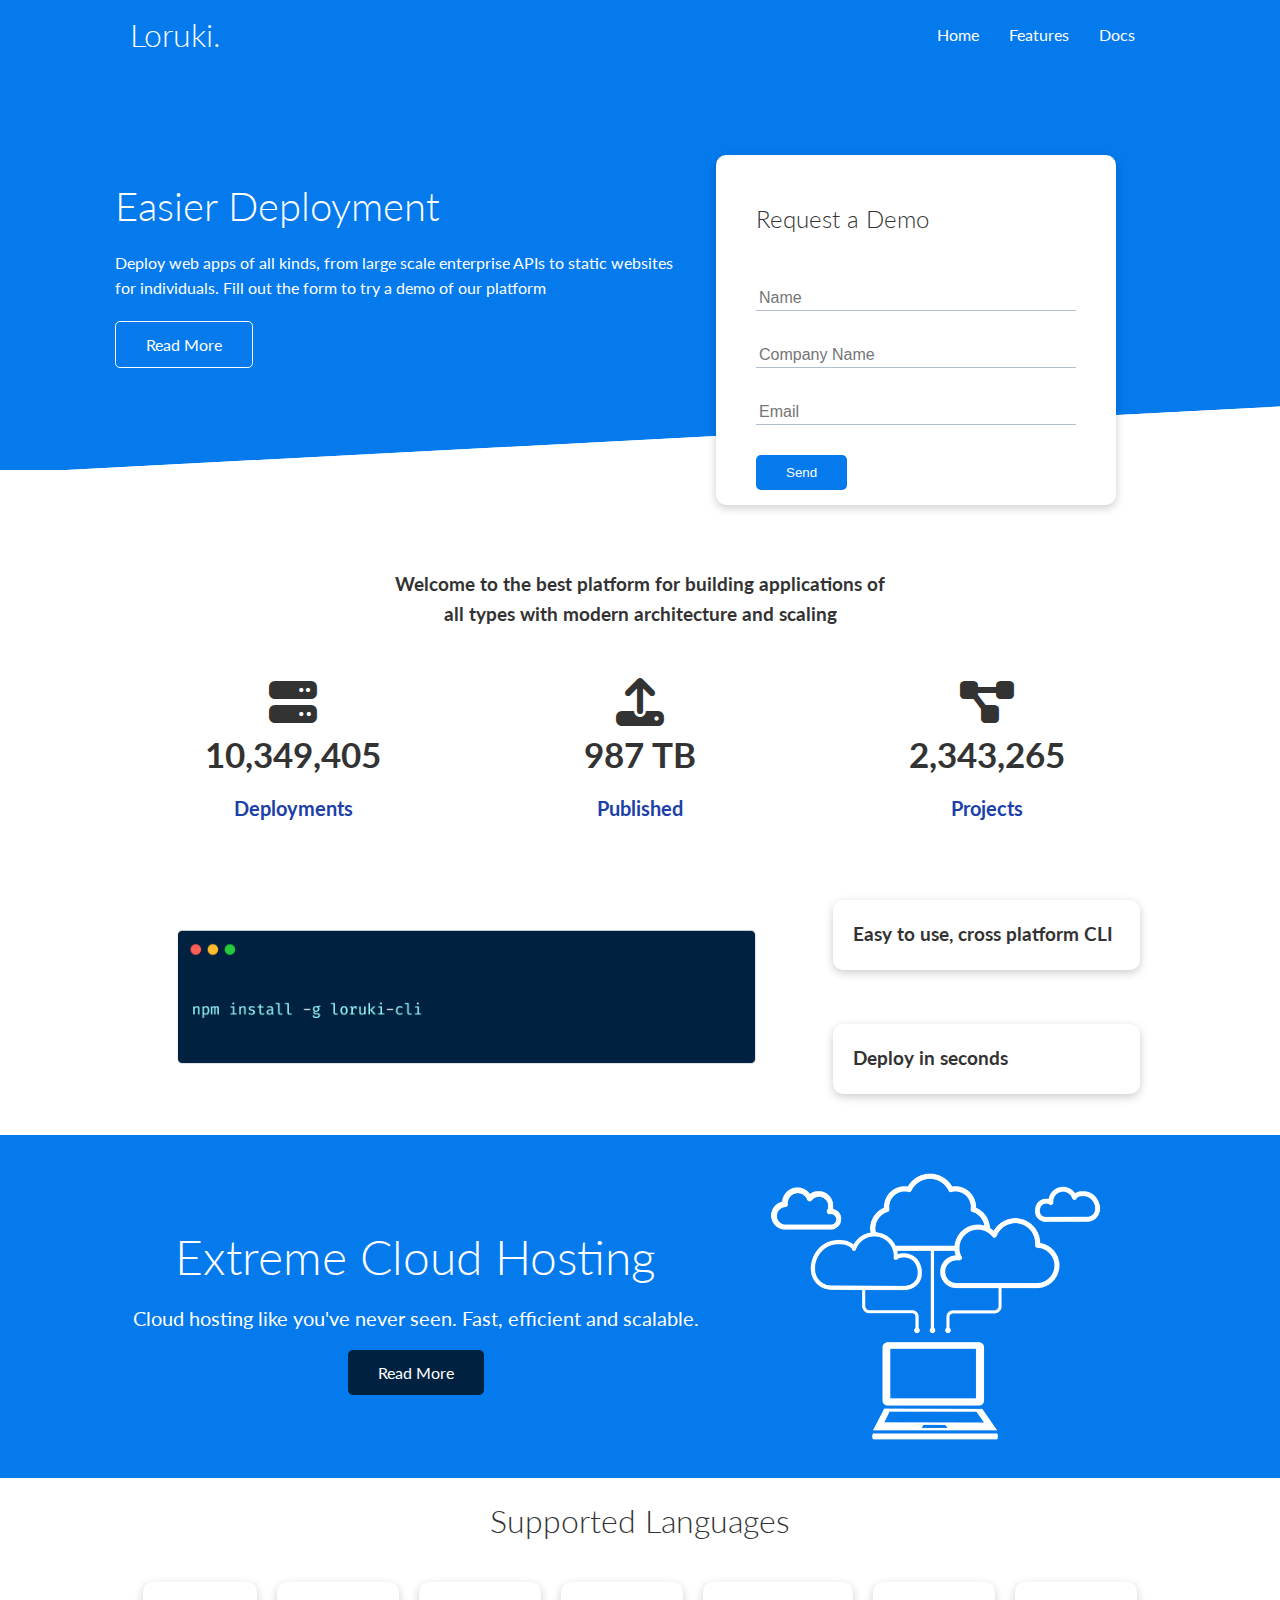
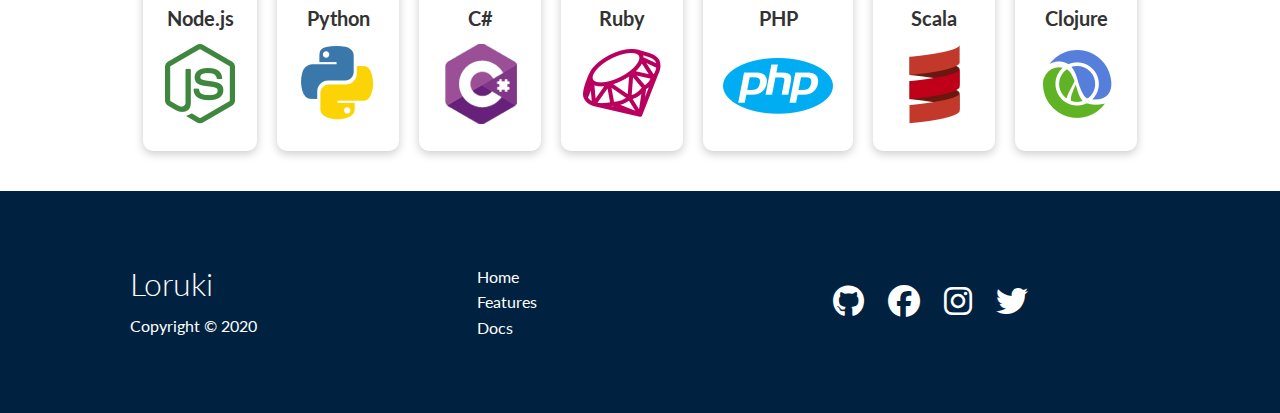
<file: index.html>
<!DOCTYPE html>
<html lang="en">
<head>
    <meta charset="UTF-8">
    <meta http-equiv="X-UA-Compatible" content="IE=edge">
    <meta name="viewport" content="width=device-width, initial-scale=1.0">
    <link rel="stylesheet" href="https://cdnjs.cloudflare.com/ajax/libs/font-awesome/6.1.1/css/all.min.css">
    <link rel="stylesheet" href="css/utilities.css">
    <link rel="stylesheet" href="css/style.css">
    <title> Loruki | Cloud Hosting For Everyone</title>
</head>
<body>
    <!-- Navbar -->
    <div class="navbar">
        <div class="container flex">
            <h1 class="logo">Loruki.</h1>
            <nav>
                <ul>
                    <li><a href="index.html">Home</a></li>
                    <li><a href="features.html">Features</a></li>
                    <li><a href="docs.html">Docs</a></li>
                </ul>
            </nav>
        </div>
    </div>
    <!-- Showcase -->
    <section class="showcase">
        <div class="container grid">
            <div class="showcase-text">
                <h1>Easier Deployment</h1>
                <p>Deploy web apps of all kinds, from large scale enterprise APIs to static websites for individuals. Fill out the form to try a demo of our platform</p>
                <a href="features.html" class="btn btn-outline">Read More</a>
            </div>

            <div class="showcase-form card">
                <h2>Request a Demo</h2>
                <form name="contact" method="POST" netlify-honeypot="bot-field"data-netlify="true">
                <input type="hidden" name="contact" value="contact">
                <p class="hidden">
                    <label>Don't fill this out if you are human: <input name="bot-field"></label>
                </p>
                    <div class="form-control">
                        <input type="text" name="name" placeholder="Name" required>
                    </div>
                    <div class="form-control">
                        <input type="text" name="company" placeholder="Company Name" required>
                    </div>
                    <div class="form-control">
                        <input type="email" name="email" placeholder="Email" required>
                    </div>
                    <input type="submit" value="Send" class="btn btn-primary">
                </form>
            </div>
        </div>
    </section>

    <!-- Stats -->
    <section class="stats">
        <div class="container">
            <h3 class="stats-heading text-center my-1">
                Welcome to the best platform for building applications of all types with modern architecture and scaling
            </h3>

            <div class="grid grid-3 text-center my-4">
                <div>
                    <i class="fas fa-server fa-3x"></i>     
                    <h3>10,349,405</h3>
                    <p class="text-secondary">Deployments</p>
                </div>
                <div>
                    <i class="fas fa-upload fa-3x"></i>     
                    <h3>987 TB</h3>
                    <p class="text-secondary">Published</p>
                </div>
                <div>
                    <i class="fas fa-project-diagram fa-3x"></i>     
                    <h3>2,343,265</h3>
                    <p class="text-secondary">Projects</p>
                </div>
            </div>
        </div>
    </section>

    <!-- CLI -->
    <section class="cli">
        <div class="container grid">
            <img src="images/cli.png" alt="cli image">
            <div class="card">
                <h3>Easy to use, cross platform CLI</h3>
            </div>
            <div class="card">
                <h3>Deploy in seconds</h3>
            </div>
        </div>
    </section>

    <!-- Cloud Hosting -->

    <section class="cloud bg-primary my-2 py-2">
        <div class="container grid">
            <div class="text-center">
                <h2 class="lg">Extreme Cloud Hosting</h2>
                <p class="lead my-1">Cloud hosting like you've never seen. Fast, efficient and scalable.</p>
                <a href="features.html" class="btn btn-dark">Read More</a>
            </div>
            <img src="images/cloud.png" alt="cloud">
        </div>
    </section>

    <!-- Languages -->
    <section class="languages">
        <h2 class="md text-center my-2">
            Supported Languages
        </h2>
        <div class="container flex">
            <div class="card">
                <h4>Node.js</h4>
                <img src="images/logos/node.png" alt="">
            </div>
            <div class="card">
                <h4>Python</h4>
                <img src="images/logos/python.png" alt="">
            </div>
            <div class="card">
                <h4>C#</h4>
                <img src="images/logos/csharp.png" alt="">
            </div>
            <div class="card">
                <h4>Ruby</h4>
                <img src="images/logos/ruby.png" alt="">
            </div>
            <div class="card">
                <h4>PHP</h4>
                <img src="images/logos/php.png" alt="">
            </div>
            <div class="card">
                <h4>Scala</h4>
                <img src="images/logos/scala.png" alt="">
            </div>
            <div class="card">
                <h4>Clojure</h4>
                <img src="images/logos/clojure.png" alt="">
            </div>
        </div>
    </section>

    <!-- Footer -->
    <footer class="footer bg-dark py-5">
        <div class="container grid grid-3">
            <div>
                <h1>Loruki</h1>
                <p>Copyright &copy; 2020</p>
            </div>
            <nav>
                <ul>
                    <li><a href="index.html">Home</a></li>
                    <li><a href="features.html">Features</a></li>
                    <li><a href="docs.html">Docs</a></li>
                </ul>
            </nav>
            <div class="social">
                <a href=""><i class="fab fa-github fa-2x"></i></a>
                <a href=""><i class="fab fa-facebook fa-2x"></i></a>
                <a href=""><i class="fab fa-instagram fa-2x"></i></a>
                <a href=""><i class="fab fa-twitter fa-2x"></i></a>
            </div>
        </div>
    </footer>

</body>
</html>
</file>
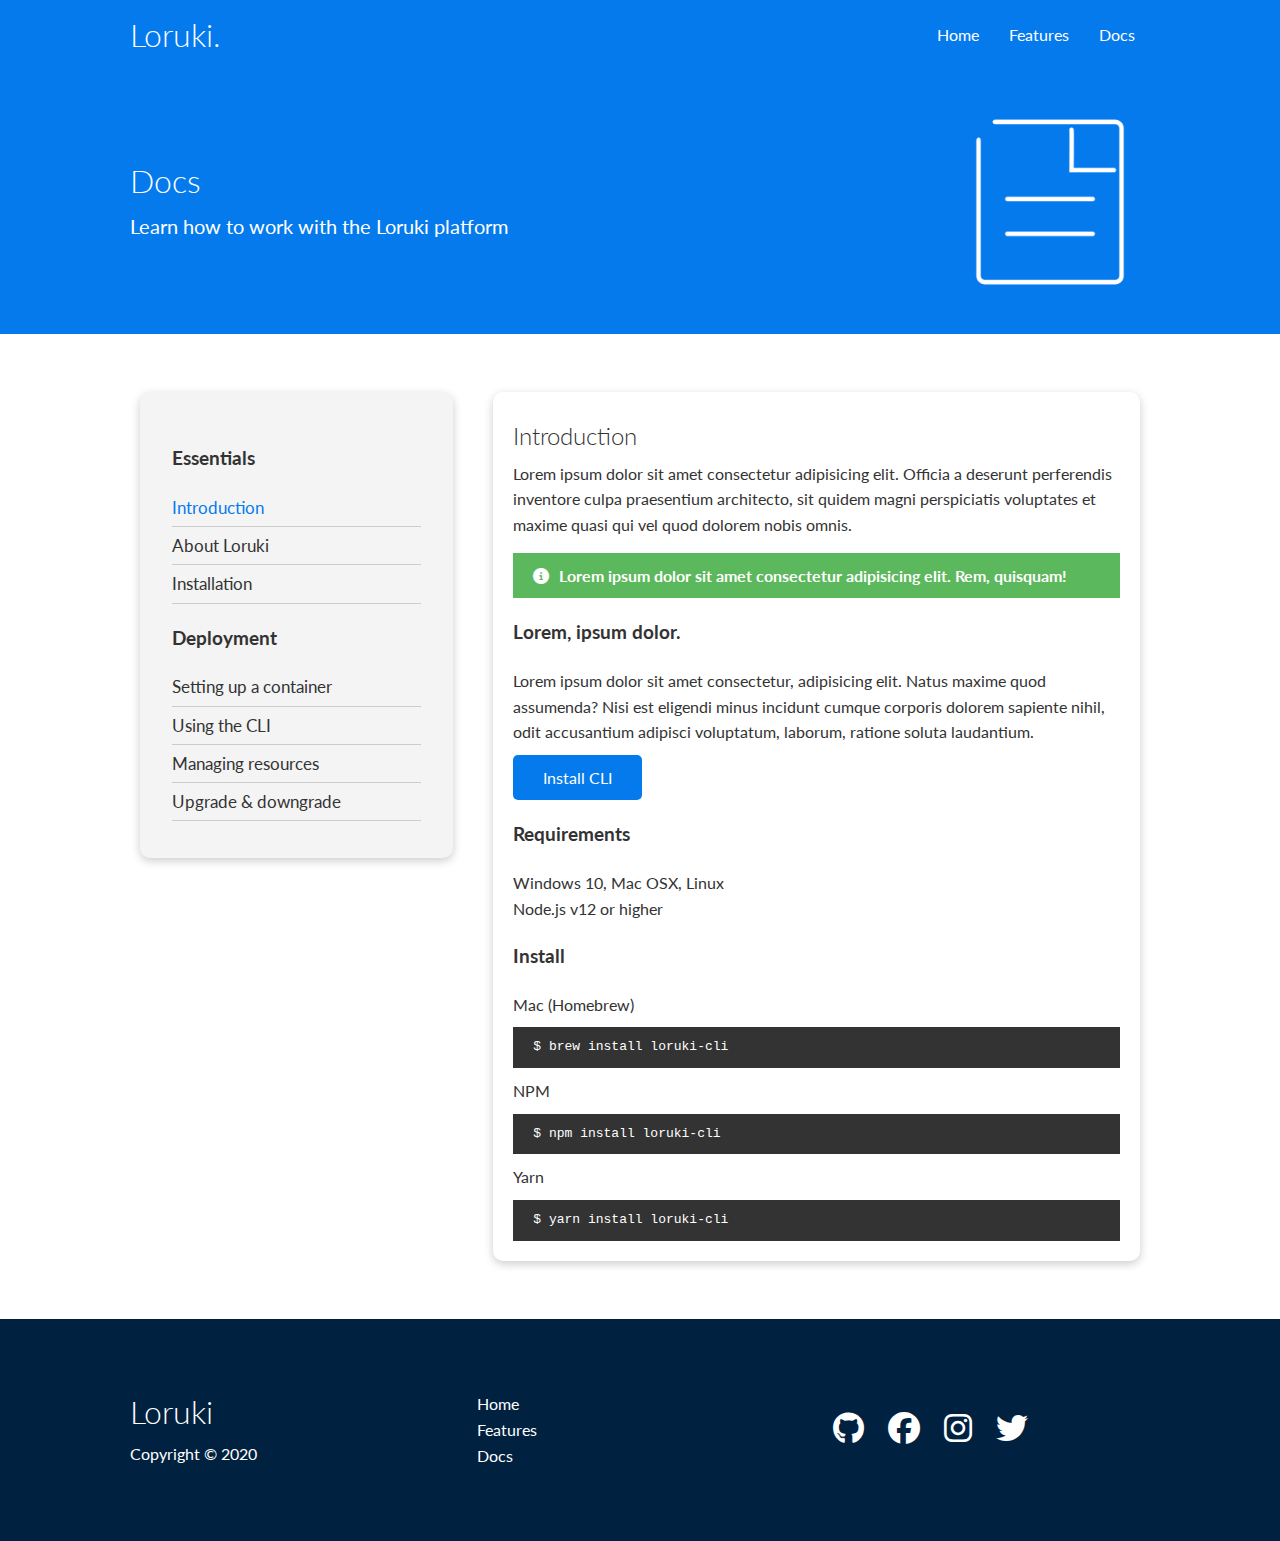
<file: docs.html>
<!DOCTYPE html>
<html lang="en">
<head>
    <meta charset="UTF-8">
    <meta http-equiv="X-UA-Compatible" content="IE=edge">
    <meta name="viewport" content="width=device-width, initial-scale=1.0">
    <link rel="stylesheet" href="https://cdnjs.cloudflare.com/ajax/libs/font-awesome/6.1.1/css/all.min.css">
    <link rel="stylesheet" href="css/utilities.css">
    <link rel="stylesheet" href="css/style.css">
    <title> Loruki | Cloud Hosting For Everyone</title>
</head>
<body>
    <!-- Navbar -->
    <div class="navbar">
        <div class="container flex">
            <h1 class="logo">Loruki.</h1>
            <nav>
                <ul>
                    <li><a href="index.html">Home</a></li>
                    <li><a href="features.html">Features</a></li>
                    <li><a href="docs.html">Docs</a></li>
                </ul>
            </nav>
        </div>
    </div>

    <!-- Head -->
    <section class="docs-head bg-primary py-3">
        <div class="container grid">
            <div>
                <h1 class="xl">Docs</h1>
                <p class="lead">Learn how to work with the Loruki platform
                </p>
            </div>
            <img src="images/docs.png" alt="server icon">
        </div>
    </section>

    <!-- Docs Main -->
    <section class="docs-main my-4">
        <div class="container grid">
            <div class="card bg-light p-3">
                <h3 class="my-2">Essentials</h3>
                <nav>
                    <ul>
                        <li><a class="text-primary" href="#">Introduction</a></li>
                        <li><a href="#">About Loruki</a></li>
                        <li><a href="#">Installation</a></li>
                    </ul>
                </nav>

                <h3 class="my-2">Deployment</h3>
                <nav>
                    <ul>
                        <li><a href="#">Setting up a container</a></li>
                        <li><a href="#">Using the CLI</a></li>
                        <li><a href="#">Managing resources</a></li>
                        <li><a href="#">Upgrade & downgrade</a></li>
                    </ul>
                </nav>
            </div>
            <div class="card">
                <h2>Introduction</h2>
                <p>Lorem ipsum dolor sit amet consectetur adipisicing elit. Officia a deserunt perferendis inventore culpa praesentium architecto, sit quidem magni perspiciatis voluptates et maxime quasi qui vel quod dolorem nobis omnis.</p>
                <div class="alert alert-success">
                    <i class="fas fa-info-circle"></i>Lorem ipsum dolor sit amet consectetur adipisicing elit. Rem, quisquam!
                </div>
                <h3>Lorem, ipsum dolor.</h3>
                <p>Lorem ipsum dolor sit amet consectetur, adipisicing elit. Natus maxime quod assumenda? Nisi est eligendi minus incidunt cumque corporis dolorem sapiente nihil, odit accusantium adipisci voluptatum, laborum, ratione soluta laudantium.</p>
                <a href="#" class="btn btn-primary">Install CLI</a>

                <h3>Requirements</h3>
                <ul>
                    <li>Windows 10, Mac OSX, Linux</li>
                    <li>Node.js v12 or higher</li>
                </ul>

                <h3>Install</h3>
                <p> Mac (Homebrew)</p>
                <pre><code>$ brew install loruki-cli</code></pre>
                <p> NPM</p>
                <pre><code>$ npm install loruki-cli</code></pre>
                <p> Yarn</p>
                <pre><code>$ yarn install loruki-cli</code></pre>
            </div>
        </div>
    </section>

    <!-- Footer -->
    <footer class="footer bg-dark py-5">
        <div class="container grid grid-3">
            <div>
                <h1>Loruki</h1>
                <p>Copyright &copy; 2020</p>
            </div>
            <nav>
                <ul>
                    <li><a href="index.html">Home</a></li>
                    <li><a href="features.html">Features</a></li>
                    <li><a href="docs.html">Docs</a></li>
                </ul>
            </nav>
            <div class="social">
                <a href=""><i class="fab fa-github fa-2x"></i></a>
                <a href=""><i class="fab fa-facebook fa-2x"></i></a>
                <a href=""><i class="fab fa-instagram fa-2x"></i></a>
                <a href=""><i class="fab fa-twitter fa-2x"></i></a>
            </div>
        </div>
    </footer>

</body>
</html>
</file>
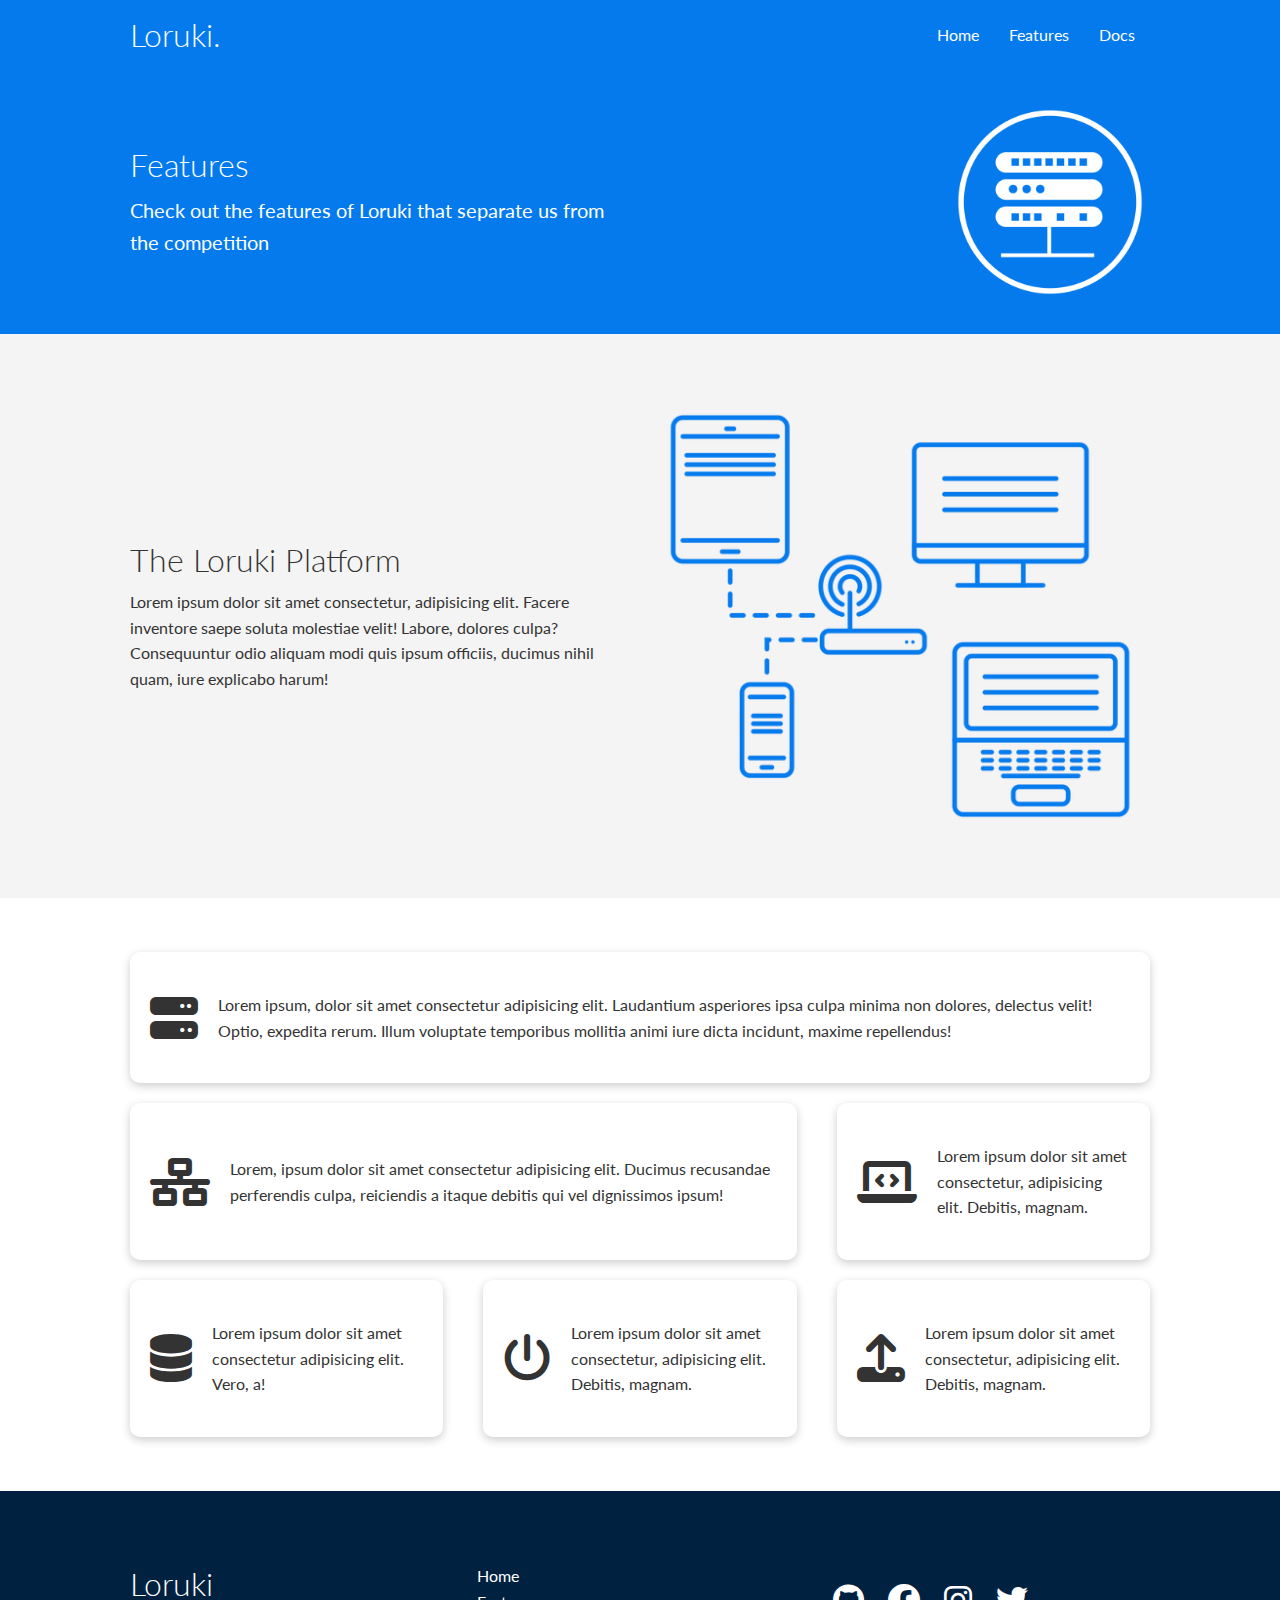
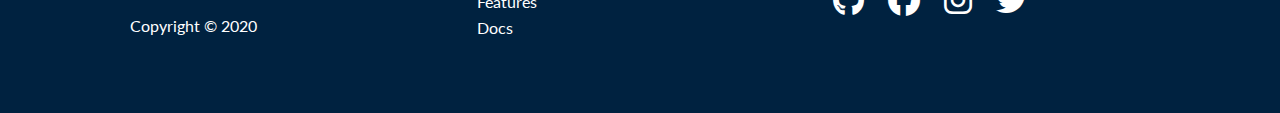
<file: features.html>
<!DOCTYPE html>
<html lang="en">
<head>
    <meta charset="UTF-8">
    <meta http-equiv="X-UA-Compatible" content="IE=edge">
    <meta name="viewport" content="width=device-width, initial-scale=1.0">
    <link rel="stylesheet" href="https://cdnjs.cloudflare.com/ajax/libs/font-awesome/6.1.1/css/all.min.css">
    <link rel="stylesheet" href="css/utilities.css">
    <link rel="stylesheet" href="css/style.css">
    <title> Loruki | Cloud Hosting For Everyone</title>
</head>
<body>
    <!-- Navbar -->
    <div class="navbar">
        <div class="container flex">
            <h1 class="logo">Loruki.</h1>
            <nav>
                <ul>
                    <li><a href="index.html">Home</a></li>
                    <li><a href="features.html">Features</a></li>
                    <li><a href="docs.html">Docs</a></li>
                </ul>
            </nav>
        </div>
    </div>

    <!-- Head -->
    <section class="features-head bg-primary py-3">
        <div class="container grid">
            <div>
                <h1 class="xl">Features</h1>
                <p class="lead">Check out the features of Loruki that separate us from the
                    competition
                </p>
            </div>
            <img src="images/server.png" alt="server icon">
        </div>
    </section>

    <!-- Subhead -->
    <section class="features-sub-head bg-light py-3">
        <div class="container grid">
            <div>
                <h1 class="md">The Loruki Platform</h1>
                <p>Lorem ipsum dolor sit amet consectetur, adipisicing elit. Facere inventore saepe soluta molestiae velit! Labore, dolores culpa? Consequuntur odio aliquam modi quis ipsum officiis, ducimus nihil quam, iure explicabo harum!
                </p>
            </div>
            <img src="images/server2.png" alt="server icon">
        </div>
    </section>

    <!-- Main -->
    <section class="features-main my-2">
        <div class="container grid grid-3">
            <div class="card flex">
                <i class="fas fa-server fa-3x"></i>
                <p>Lorem ipsum, dolor sit amet consectetur adipisicing elit. Laudantium asperiores ipsa culpa minima non dolores, delectus velit! Optio, expedita rerum. Illum voluptate temporibus mollitia animi iure dicta incidunt, maxime repellendus!</p>
            </div>
            <div class="card flex">
                <i class="fas fa-network-wired fa-3x"></i>
                <p>
                    Lorem, ipsum dolor sit amet consectetur adipisicing elit. Ducimus
                    recusandae perferendis culpa, reiciendis a itaque debitis qui vel
                    dignissimos ipsum!
                </p>
            </div>
            <div class="card flex">
                <i class="fas fa-laptop-code fa-3x"></i>
                <p>
                    Lorem ipsum dolor sit amet consectetur, adipisicing elit. Debitis,
                    magnam.
                </p>
            </div>
            <div class="card flex">
                <i class="fas fa-database fa-3x"></i>
                <p>
                    Lorem ipsum dolor sit amet consectetur adipisicing elit. Vero, a!
                </p>
            </div>
            <div class="card flex">
                <i class="fas fa-power-off fa-3x"></i>
                <p>
                    Lorem ipsum dolor sit amet consectetur, adipisicing elit. Debitis,
                    magnam.
                </p>
            </div>
            <div class="card flex">
                <i class="fas fa-upload fa-3x"></i>
                <p>
                    Lorem ipsum dolor sit amet consectetur, adipisicing elit. Debitis,
                    magnam.
                </p>
            </div>
        </div>
    </section>

    <!-- Footer -->
    <footer class="footer bg-dark py-5">
        <div class="container grid grid-3">
            <div>
                <h1>Loruki</h1>
                <p>Copyright &copy; 2020</p>
            </div>
            <nav>
                <ul>
                    <li><a href="index.html">Home</a></li>
                    <li><a href="features.html">Features</a></li>
                    <li><a href="docs.html">Docs</a></li>
                </ul>
            </nav>
            <div class="social">
                <a href=""><i class="fab fa-github fa-2x"></i></a>
                <a href=""><i class="fab fa-facebook fa-2x"></i></a>
                <a href=""><i class="fab fa-instagram fa-2x"></i></a>
                <a href=""><i class="fab fa-twitter fa-2x"></i></a>
            </div>
        </div>
    </footer>

</body>
</html>
</file>
<file: css/utilities.css>
/* Utilities */
.container {
    max-width: 1100px;
    margin: 0 auto;
    overflow: auto;
    padding: 0 40px;
}

.card {
    background-color: #fff;
    color: #333;
    border-radius: 10px;
    box-shadow: 0 3px 10px rgba(0,0,0,0.2);
    padding: 20px;
    margin: 10px;
}

.btn {
    display: inline-block;
    padding: 10px 30px;
    cursor: pointer;
    background: var(--primary-color);
    color: #fff;
    border: none;
    border-radius: 5px;
}

.btn-outline{
    background-color: transparent;
    border: 1px #fff solid;
}

.btn:hover {
    transform: scale(0.98);
}

/* Background & colored buttons */
.bg-primary, .btn-primary {
    background-color: var(--primary-color);
    color: #fff;
}

.bg-secondary, .btn-secondary {
    background-color: var(--secondary-color);
    color: #fff;
}

.bg-dark, .btn-dark {
    background-color: var(--dark-color);
    color: #fff;
}

.bg-light, .btn-light {
    background-color: var(--light-color);
    color: #333;
}

.bg-primary a,
.btn-primary a,
.bg-secondary a, 
.btn-secondary a,
.bg-dark a, 
.btn-dark a {
    color: #fff;
}

/* Text Colors */
.text-primary {
    color: var(--primary-color);
}

.text-secondary {
    color: var(--secondary-color);
}

.text-dark {
    color: var(--dark-color);
}

.text-light {
    color: var(--light-color);
}

/* Text Sizes */

.lead {
    font-size: 20px;
}

.sm {
    font-size: 1rem;
}

.md {
    font-size: 2rem;
}

.lg {
    font-size: 3rem;
}


.text-center {
    text-align: center;
}

/* Alert */
.alert {
    background-color: var(--light-color);
    padding: 10px 20px;
    font-weight: bold;
    margin: 15px 0;
}

.alert i {
    margin-right: 10px;
}

.alert-success {
    background-color: var(--success-color);
    color: #fff;
}

.alert-error {
    background-color: var(--error-color);
    color: #fff;
}

.flex {
    display: flex;
    justify-content: center;
    align-items: center;
    height: 100%;
}

.grid {
    display: grid;
    grid-template-columns: repeat(2, 1fr);
    gap: 20px;
    justify-content: center;
    align-items: center;
    height: 100%;
}

.grid-3 {
    grid-template-columns: repeat(3, 1fr);
}

/* Margin */

.my-1 {
    margin: 1rem 0;
}

.my-2 {
    margin: 1.5rem 0;
}

.my-3 {
    margin: 2rem 0;
}

.my-4 {
    margin: 3rem 0;
}

.my-5 {
    margin: 4rem 0;
}

.m-1 {
    margin: 1rem;
}

.m-2 {
    margin: 1.5rem;
}

.m-3 {
    margin: 2rem;
}

.m-4 {
    margin: 3rem;
}

.m-5 {
    margin: 4rem;
}

/* Padding */

.py-1 {
    padding: 1rem 0;
}

.py-2 {
    padding: 1.5rem 0;
}

.py-3 {
    padding: 2rem 0;
}

.py-4 {
    padding: 3rem 0;
}

.py-5 {
    padding: 4rem 0;
}

.p-1 {
    padding: 1rem;
}

.p-2 {
    padding: 1.5rem;
}

.p-3 {
    padding: 2rem;
}

.p-4 {
    padding: 3rem;
}

.p-5 {
    padding: 4rem;
}
</file>
<file: css/style.css>
@import url('https://fonts.googleapis.com/css2?family=Lato:wght@300&display=swap');

:root {
    --primary-color: #047aed;
    --secondary-color: #1c3fa8;
    --dark-color: #002240;
    --light-color: #f4f4f4;
    --success-color: #5cb85c;
    --error-color: #d9534f;
}

* {
    box-sizing: border-box;
    padding: 0;
    margin: 0;
}

body {
    font-family: 'Lato', sans-serif;
    color: #333;
    line-height: 1.6;
}

ul {
    list-style-type: none;
}

a {
    text-decoration: none;
    color: #333;
}

h1, h2 {
    font-weight: 300;
    line-height: 1.2;
    margin: 10px 0;
}

p {
    margin: 10px 0;
}

img {
    width: 100%;
}

code, pre {
    background-color: #333;
    color: #fff;
    padding: 10px;
}

.hidden {
    visibility: hidden;
    height: 0;
}

.navbar {
    background-color: var(--primary-color);
    color: #fff;
    height: 70px;
}

.navbar ul {
    display: flex;
}

.navbar a {
    color: #fff;
    padding: 10px;
    margin: 0 5px;
}

.navbar a:hover{
    border-bottom: 2px #fff solid;
}

.navbar .flex {
    justify-content: space-between;
}

/* Showcase */

.showcase {
    height: 400px;
    background-color: var(--primary-color);
    color: #fff;
    position: relative;
}

.showcase h1 {
    font-size: 40px;
}

.showcase p {
    margin: 20px 0;
}

.showcase .grid {
    overflow: visible;
    grid-template-columns: 55% 45%;
    gap: 30px;
}

.showcase-text {
    animation: slideInFromLeft 1s ease-in;
}

.showcase-form {
    position: relative;
    top: 60px;
    height: 350px;
    width: 400px;
    padding: 40px;
    z-index: 100;
    animation: slideInFromRight 1s ease-in;
}

.showcase-form .form-control {
    margin: 30px 0;
}

.showcase-form input[type='text'],
.showcase-form input[type='email']  {
    border: 0;
    border-bottom: 1px solid #b4becb;
    width: 100%;
    padding: 3px;
    font-size: 16px;
}

.showcase-form input:focus {
    outline: none;
}

.showcase::before, .showcase::after {
    content: '';
    position: absolute;
    height: 100px;
    bottom: -70px;
    right: 0;
    left: 0;
    background-color: #fff;
    transform: skewY(-3deg);
    -webkit-transform: skewY(-3deg);
    -moz-transform: skewY(-3deg);
    -ms-transform: skewY(-3deg);
}

/* Stats */

.stats {
    padding-top: 100px;
    animation: slideInFromBottom 1s ease-in;
}

.stats-heading {
    max-width: 500px;
    margin: auto;
}

.stats .grid h3 {
    font-size: 35px;
}

.stats .grid p {
    font-size: 20px;
    font-weight: bold;
}

/* CLI */

.cli .grid {
    grid-template-columns: repeat(3, 1fr);
    grid-template-rows: repeat(2, 1fr);
}

.cli .grid > *:first-child {
    grid-column: 1 / span 2;
    grid-row: 1 / span 2;
}

/* Cloud */

.cloud .grid {
    grid-template-columns: 4fr 3fr;
}

/* Languages */

.languages .flex{
    flex-wrap: wrap;
}

.languages .card {
    text-align: center;
    margin: 18px 10px 40px;
    transition: transform 0.2s ease-in;
}

.languages .card h4 {
    font-size: 20px;
    margin-bottom: 10px;
}

.languages .card:hover {
    transform: translateY(-15px);
}

/* Features */

.features-head img,
.docs-head img {
    width: 200px;
    justify-self: flex-end;
}

.feature-sub-head img {
    width: 300px;
    justify-self: flex-end;
}

.features-main .card > i {
    margin-right: 20px;
}

.features-main .grid {
    padding: 30px;
}

.features-main .grid > *:first-child {
    grid-column: 1 / span 3;
}

.features-main .grid *:nth-child(2) {
    grid-column: 1 / span 2;
}

/* Docs */

.docs-main h3 {
    margin: 20px 0;
}

.docs-main .grid {
    grid-template-columns: 1fr 2fr;
    align-items: flex-start;
}
.docs-main nav li {
    font-size: 17px;
    padding-bottom: 5px;
    margin-bottom: 5px;
    border-bottom: 1px #ccc solid;
}

.docs-main a:hover {
    font-weight: bold;
}

/* Footer */

.footer .social a {
    margin: 0 10px;
}

/* Animations */

@keyframes slideInFromLeft {
    0% {
      transform: translateX(-100%);
    }
  
    100% {
      transform: translateX(0);
    }
  }
  
  @keyframes slideInFromRight {
    0% {
      transform: translateX(100%);
    }
  
    100% {
      transform: translateX(0);
    }
  }
  
  @keyframes slideInFromTop {
    0% {
      transform: translateY(-100%);
    }
  
    100% {
      transform: translateX(0);
    }
  }
  
  @keyframes slideInFromBottom {
    0% {
      transform: translateY(100%);
    }
  
    100% {
      transform: translateX(0);
    }
  }

/* Tablets and Under */

@media(max-width: 768px){
    .grid,
    .showcase .grid,
    .stats .grid,
    .cli .grid,
    .cloud .grid,
    .features-main .grid,
    .docs-main .grid {
        grid-template-columns:  1fr;
        grid-template-rows: 1fr;
    }

    .showcase {
        height: auto;
    }

    .showcase-text {
        text-align: center;
        margin-top: 40px;
        animation: slideInFromTop 1s ease-in;
    }

    .showcase-form {
        justify-self: center;
        margin: auto;
        animation: slideInFromBottom 1s ease-in;
    }

    .cli .grid > *:first-child {
        grid-column: 1;
        grid-row: 1;
    }

    .features-head,
    .feature-sub-head,
    .docs-head {
        text-align: center;
    }

    .features-head img,
    .feature-sub-head img,
    .docs-head img {
        justify-self: center;
    }

    .features-main .grid >*:first-child,
    .features-main .grid >*:nth-child(2) {
        grid-column: 1;
    }


}

/* Mobile */
@media(max-width: 500px) {
    .navbar {
        height: 110px;
    }

    .navbar .flex {
        flex-direction: column;
    }

    .navbar ul {
        padding: 10px;
        background-color: rgba(0, 0, 0, 0.1);
    }
}
</file>
